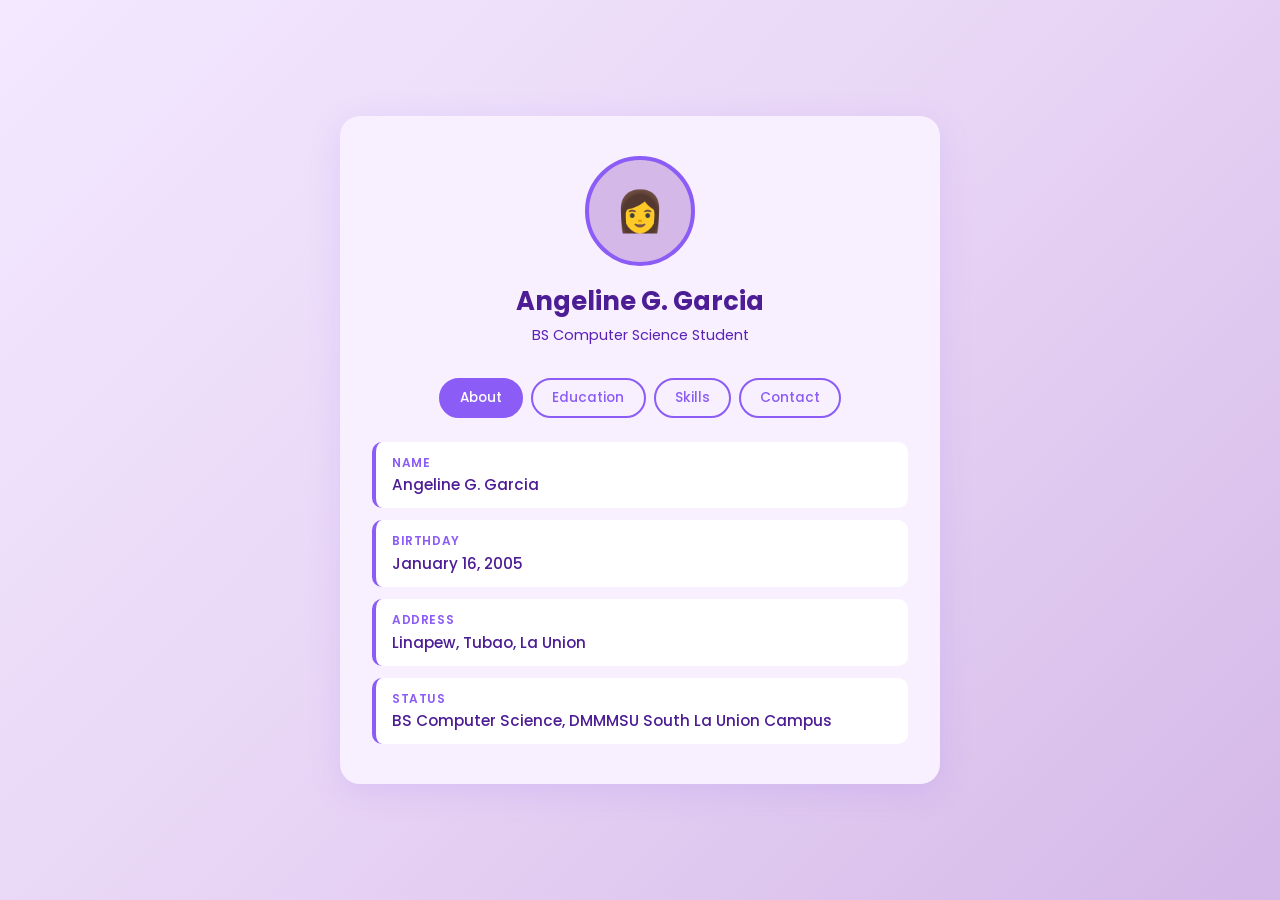
<file: index.html>
<!DOCTYPE html>
<html lang="en">
<head>
  <meta charset="UTF-8" />
  <meta name="viewport" content="width=device-width, initial-scale=1.0" />
  <title>Angeline G. Garcia | Profile</title>
  <link href="https://fonts.googleapis.com/css2?family=Poppins:wght@300;400;500;600;700&display=swap" rel="stylesheet" />
  <style>
    * {
      margin: 0;
      padding: 0;
      box-sizing: border-box;
    }

    body {
      font-family: 'Poppins', sans-serif;
      background: linear-gradient(135deg, #f3e8ff, #e8d5f5, #d4b8e8);
      min-height: 100vh;
      display: flex;
      align-items: center;
      justify-content: center;
      padding: 2rem 1rem;
    }

    .card {
      background: #f8f0ff;
      border-radius: 20px;
      padding: 2.5rem 2rem;
      max-width: 600px;
      width: 100%;
      box-shadow: 0 8px 32px rgba(139, 92, 246, 0.15);
    }

    .profile-header {
      text-align: center;
      margin-bottom: 2rem;
    }

    .profile-img {
      width: 110px;
      height: 110px;
      border-radius: 50%;
      object-fit: cover;
      border: 4px solid #8B5CF6;
      margin-bottom: 1rem;
    }

    .profile-img-placeholder {
      width: 110px;
      height: 110px;
      border-radius: 50%;
      background: #d4b8e8;
      border: 4px solid #8B5CF6;
      margin: 0 auto 1rem;
      display: flex;
      align-items: center;
      justify-content: center;
      font-size: 2.5rem;
      color: #4C1D95;
    }

    h1 {
      font-size: 1.6rem;
      font-weight: 700;
      color: #4C1D95;
    }

    .subtitle {
      font-size: 0.9rem;
      color: #5B21B6;
      margin-top: 0.25rem;
    }

    .tabs {
      display: flex;
      gap: 0.5rem;
      margin-bottom: 1.5rem;
      flex-wrap: wrap;
      justify-content: center;
    }

    .tab-btn {
      padding: 0.5rem 1.2rem;
      border: 2px solid #8B5CF6;
      background: transparent;
      color: #8B5CF6;
      border-radius: 25px;
      font-family: 'Poppins', sans-serif;
      font-size: 0.85rem;
      font-weight: 500;
      cursor: pointer;
      transition: all 0.2s ease;
    }

    .tab-btn:hover,
    .tab-btn.active {
      background: #8B5CF6;
      color: #fff;
    }

    .tab-content {
      display: none;
      animation: fadeIn 0.3s ease;
    }

    .tab-content.active {
      display: block;
    }

    @keyframes fadeIn {
      from { opacity: 0; transform: translateY(6px); }
      to   { opacity: 1; transform: translateY(0); }
    }

    .info-row {
      display: flex;
      flex-direction: column;
      gap: 0.75rem;
    }

    .info-item {
      background: #fff;
      border-radius: 10px;
      padding: 0.75rem 1rem;
      border-left: 4px solid #8B5CF6;
    }

    .info-label {
      font-size: 0.75rem;
      color: #8B5CF6;
      font-weight: 600;
      text-transform: uppercase;
      letter-spacing: 0.05em;
    }

    .info-value {
      font-size: 0.95rem;
      color: #4C1D95;
      font-weight: 500;
      margin-top: 0.1rem;
    }

    .skills-grid {
      display: grid;
      grid-template-columns: repeat(auto-fit, minmax(130px, 1fr));
      gap: 0.75rem;
    }

    .skill-chip {
      background: #fff;
      border: 2px solid #8B5CF6;
      color: #4C1D95;
      border-radius: 10px;
      padding: 0.6rem 0.8rem;
      font-size: 0.85rem;
      font-weight: 500;
      text-align: center;
    }

    @media (max-width: 480px) {
      .card {
        padding: 2rem 1.25rem;
      }

      h1 {
        font-size: 1.35rem;
      }

      .tab-btn {
        font-size: 0.8rem;
        padding: 0.45rem 1rem;
      }
    }
  </style>
</head>
<body>

  <div class="card">
    <div class="profile-header">
      <div class="profile-img-placeholder">👩</div>
      <h1>Angeline G. Garcia</h1>
      <p class="subtitle">BS Computer Science Student</p>
    </div>

    <div class="tabs">
      <button class="tab-btn active" onclick="showTab('about', this)">About</button>
      <button class="tab-btn" onclick="showTab('education', this)">Education</button>
      <button class="tab-btn" onclick="showTab('skills', this)">Skills</button>
      <button class="tab-btn" onclick="showTab('contact', this)">Contact</button>
    </div>

    <div id="about" class="tab-content active">
      <div class="info-row">
        <div class="info-item">
          <div class="info-label">Name</div>
          <div class="info-value">Angeline G. Garcia</div>
        </div>
        <div class="info-item">
          <div class="info-label">Birthday</div>
          <div class="info-value">January 16, 2005</div>
        </div>
        <div class="info-item">
          <div class="info-label">Address</div>
          <div class="info-value">Linapew, Tubao, La Union</div>
        </div>
        <div class="info-item">
          <div class="info-label">Status</div>
          <div class="info-value">BS Computer Science, DMMMSU South La Union Campus</div>
        </div>
      </div>
    </div>

    <div id="education" class="tab-content">
      <div class="info-row">
        <div class="info-item">
          <div class="info-label">University</div>
          <div class="info-value">Don Mariano Marcos Memorial State University – SLUC</div>
        </div>
        <div class="info-item">
          <div class="info-label">Degree</div>
          <div class="info-value">Bachelor of Science in Computer Science</div>
        </div>
      </div>
    </div>

    <div id="skills" class="tab-content">
      <div class="skills-grid">
        <div class="skill-chip">Communication</div>
        <div class="skill-chip">Teamwork</div>
        <div class="skill-chip">Basic Web Development</div>
        <div class="skill-chip">HTML / CSS</div>
      </div>
    </div>

    <div id="contact" class="tab-content">
      <div class="info-row">
        <div class="info-item">
          <div class="info-label">Email</div>
          <div class="info-value">anglngleragrca@gmail.com</div>
        </div>
        <div class="info-item">
          <div class="info-label">Facebook</div>
          <div class="info-value">Your Facebook Profile URL</div>
        </div>
      </div>
    </div>
  </div>

  <script>
    function showTab(tabId, btn) {
      document.querySelectorAll('.tab-content').forEach(function(el) {
        el.classList.remove('active');
      });
      document.querySelectorAll('.tab-btn').forEach(function(el) {
        el.classList.remove('active');
      });
      document.getElementById(tabId).classList.add('active');
      btn.classList.add('active');
    }
  </script>

</body>
</html>
</file>
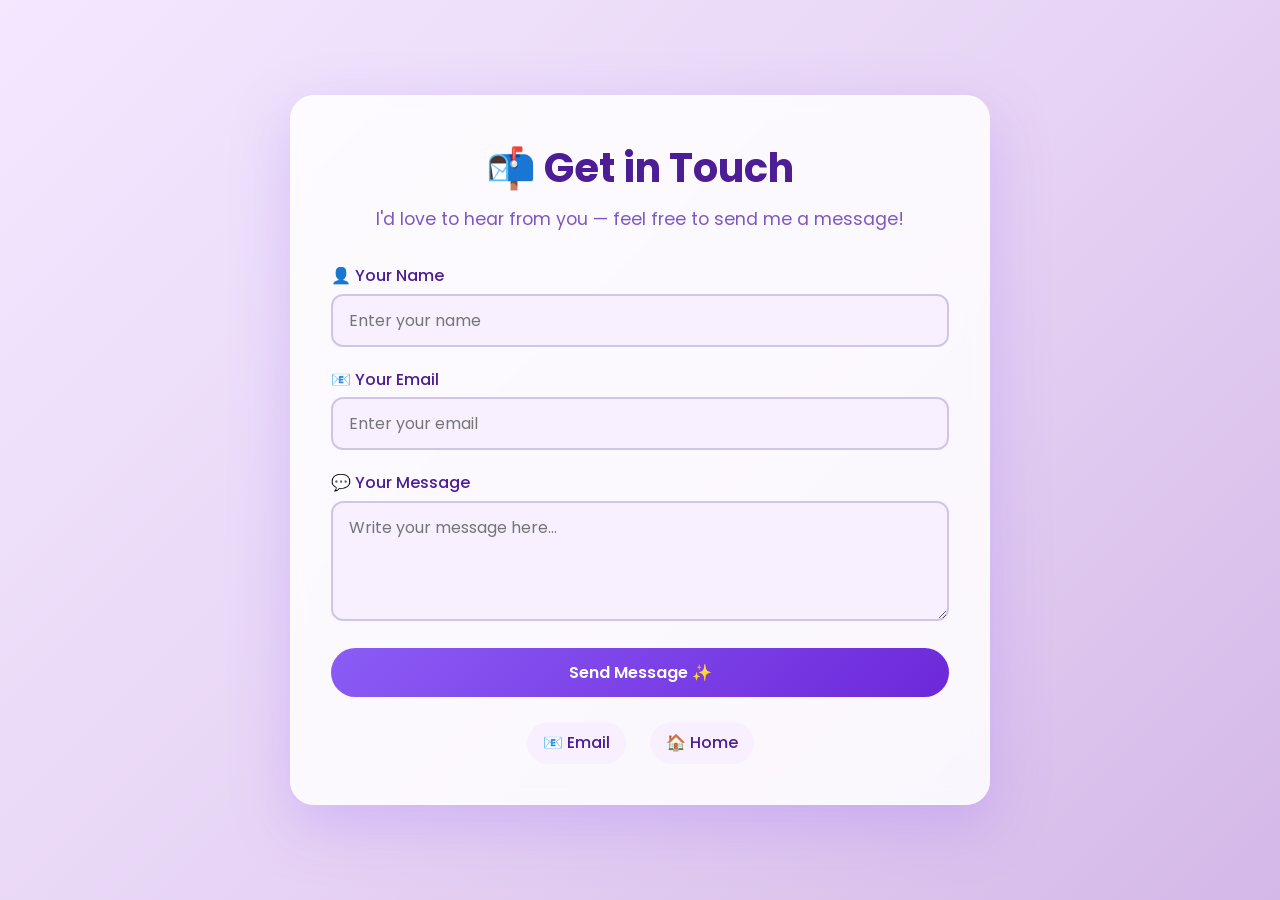
<file: contact.html>
<!DOCTYPE html>
<html lang="en">
<head>
    <meta charset="UTF-8" />
    <meta name="viewport" content="width=device-width, initial-scale=1.0" />
    <title>Contact | Angeline Garcia</title>
    <link rel="stylesheet" href="assets/css/style.css" />
    <link href="https://fonts.googleapis.com/css2?family=Poppins:wght@300;400;500;600;700&display=swap" rel="stylesheet" />
    <style>
        /* Contact Page Styles */
        body {
            font-family: 'Poppins', sans-serif;
            background: linear-gradient(135deg, #f3e8ff 0%, #e8d5f5 50%, #d4b8e8 100%);
            min-height: 100vh;
            display: flex;
            justify-content: center;
            align-items: center;
            padding: 40px 20px;
            margin: 0;
        }

        .contact-container {
            max-width: 700px;
            width: 100%;
            background: rgba(255, 255, 255, 0.85);
            backdrop-filter: blur(10px);
            padding: 40px;
            border-radius: 24px;
            box-shadow: 0 20px 60px rgba(139, 92, 246, 0.25);
            border: 1px solid rgba(255, 255, 255, 0.3);
        }

        .contact-container h1 {
            color: #4C1D95;
            text-align: center;
            font-size: 2.5rem;
            margin-bottom: 5px;
        }

        .contact-container .subtitle {
            text-align: center;
            color: #7e57c2;
            font-size: 1.1rem;
            margin-bottom: 30px;
        }

        .form-group {
            margin-bottom: 20px;
        }

        .form-group label {
            display: block;
            font-weight: 500;
            color: #4C1D95;
            margin-bottom: 5px;
        }

        .form-group input,
        .form-group textarea {
            width: 100%;
            padding: 12px 16px;
            border: 2px solid #d1c4e9;
            border-radius: 12px;
            font-family: 'Poppins', sans-serif;
            font-size: 1rem;
            transition: border-color 0.3s;
            background: #f8f0ff;
            box-sizing: border-box;
        }

        .form-group input:focus,
        .form-group textarea:focus {
            border-color: #8B5CF6;
            outline: none;
            box-shadow: 0 0 0 3px rgba(139, 92, 246, 0.2);
        }

        .form-group textarea {
            resize: vertical;
            min-height: 120px;
        }

        .btn {
            display: inline-block;
            padding: 12px 35px;
            background: linear-gradient(135deg, #8B5CF6, #6D28D9);
            color: white;
            border: none;
            border-radius: 50px;
            font-size: 1rem;
            font-weight: 600;
            cursor: pointer;
            transition: all 0.3s;
            font-family: 'Poppins', sans-serif;
            width: 100%;
        }

        .btn:hover {
            transform: translateY(-2px);
            box-shadow: 0 8px 25px rgba(139, 92, 246, 0.4);
        }

        .social-links {
            display: flex;
            justify-content: center;
            gap: 1.5rem;
            margin-top: 25px;
        }

        .social-links a {
            color: #4C1D95;
            text-decoration: none;
            font-weight: 500;
            transition: color 0.3s;
            padding: 8px 16px;
            background: #f8f0ff;
            border-radius: 50px;
        }

        .social-links a:hover {
            color: #8B5CF6;
            background: #ede0ff;
        }

        /* Success Message */
        .success-message {
            display: none;
            text-align: center;
            padding: 20px;
            background: #e8f5e9;
            border-radius: 12px;
            color: #2e7d32;
            font-weight: 500;
        }

        .success-message.show {
            display: block;
        }
    </style>
</head>
<body>

    <div class="contact-container">

        <h1>📬 Get in Touch</h1>
        <p class="subtitle">I'd love to hear from you — feel free to send me a message!</p>

        <!-- Success Message -->
        <div id="successMessage" class="success-message">
            ✅ Thank you! Your message has been sent successfully.
        </div>

        <!-- Contact Form -->
        <form id="contactForm" action="https://formsubmit.co/anglngleragrca@gmail.com" method="POST">

            <!-- FormSubmit Options (Optional but Useful) -->
            <input type="hidden" name="_subject" value="New Message from Portfolio" />
            <input type="hidden" name="_captcha" value="true" />
            <input type="hidden" name="_next" value="https://ange1605.github.io/profile/contact.html" />

            <div class="form-group">
                <label for="name">👤 Your Name</label>
                <input type="text" id="name" name="name" placeholder="Enter your name" required />
            </div>

            <div class="form-group">
                <label for="email">📧 Your Email</label>
                <input type="email" id="email" name="email" placeholder="Enter your email" required />
            </div>

            <div class="form-group">
                <label for="message">💬 Your Message</label>
                <textarea id="message" name="message" placeholder="Write your message here..." required></textarea>
            </div>

            <button type="submit" class="btn">Send Message ✨</button>

        </form>

        <!-- Social Links -->
        <div class="social-links">
            <a href="mailto:anglngleragrca@gmail.com">📧 Email</a>
            
            <a href="https://ange1605.github.io/profile/">🏠 Home</a>
        </div>

    </div>

    <script>
        // Show success message on form submit
        document.getElementById('contactForm').addEventListener('submit', function(e) {
            // Let the form submit naturally to FormSubmit
            // But show a success message after a short delay
            setTimeout(function() {
                document.getElementById('successMessage').classList.add('show');
            }, 500);
        });
    </script>

</body>
</html>
</file>
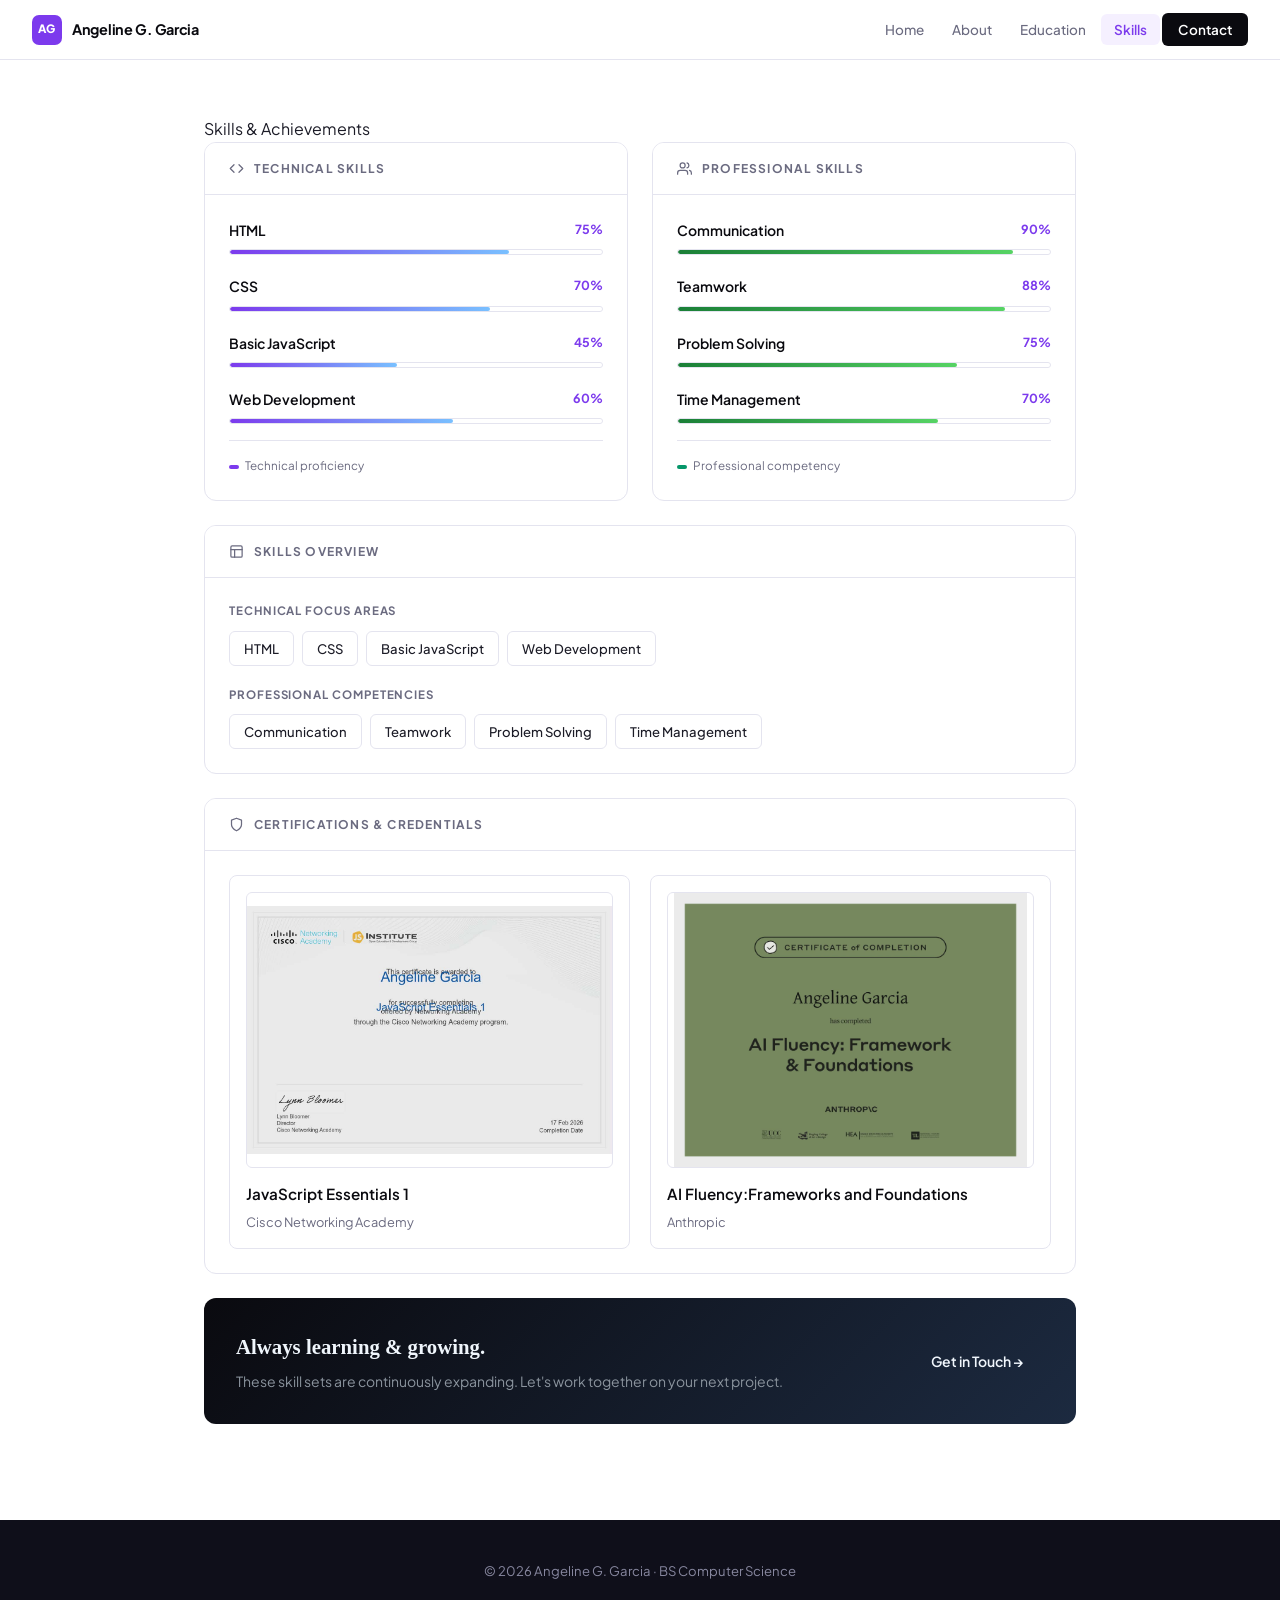
<file: skills.html>
<!DOCTYPE html>
<html lang="en">
<head>
  <meta charset="UTF-8" />
  <meta name="viewport" content="width=device-width, initial-scale=1.0" />
  <title>Skills — Angeline G. Garcia</title>
  <link rel="stylesheet" href="assets/css/style.css" />
  <style>
    .skills-layout {
      display: grid;
      grid-template-columns: 1fr 1fr;
      gap: 24px;
    }

    .skills-section-card {
      background: var(--white);
      border: 1px solid var(--border);
      border-radius: var(--radius);
      overflow: hidden;
    }

    .skills-section-header {
      padding: 16px 24px;
      border-bottom: 1px solid var(--border);
      background: var(--bg);
      display: flex;
      align-items: center;
      gap: 10px;
    }

    .skills-section-header svg {
      width: 15px; height: 15px; color: var(--muted);
    }

    .skills-section-header h2 {
      font-size: 0.75rem;
      font-weight: 700;
      letter-spacing: .1em;
      text-transform: uppercase;
      color: var(--muted);
    }

    .skills-section-body { padding: 24px; }

    /* Progress bars */
    .skill-bar-list { display: flex; flex-direction: column; gap: 20px; }

    .skill-bar-top {
      display: flex;
      justify-content: space-between;
      align-items: center;
      margin-bottom: 8px;
    }

    .skill-bar-name {
      font-size: 0.875rem;
      font-weight: 600;
      color: var(--ink);
    }

    .skill-bar-pct {
      font-size: 0.78rem;
      font-weight: 700;
      color: var(--accent);
    }

    .skill-bar-track {
      height: 6px;
      background: var(--bg);
      border: 1px solid var(--border);
      border-radius: 999px;
      overflow: hidden;
    }

    .skill-bar-fill {
      height: 100%;
      border-radius: 999px;
      width: 0;
      background: linear-gradient(90deg, var(--accent) 0%, #79C0FF 100%);
      transition: width 1s cubic-bezier(.4, 0, .2, 1);
    }

    .skill-bar-fill.soft {
      background: linear-gradient(90deg, #1A7F37 0%, #56d364 100%);
    }

    /* Legend */
    .skill-legend {
      margin-top: 16px;
      padding-top: 16px;
      border-top: 1px solid var(--border);
      display: flex;
      flex-wrap: wrap;
      gap: 10px;
    }

    .legend-item {
      display: flex;
      align-items: center;
      gap: 6px;
      font-size: 0.73rem;
      color: var(--muted);
    }

    .legend-dot {
      width: 10px; height: 4px;
      border-radius: 2px;
    }

    .legend-dot.tech { background: var(--accent); }
    .legend-dot.soft { background: var(--green); }

    /* Overview chips */
    .overview-card {
      margin-top: 24px;
      background: var(--white);
      border: 1px solid var(--border);
      border-radius: var(--radius);
      overflow: hidden;
    }

    .overview-header {
      padding: 16px 24px;
      border-bottom: 1px solid var(--border);
      background: var(--bg);
      display: flex;
      align-items: center;
      gap: 10px;
    }

    .overview-header svg { width: 15px; height: 15px; color: var(--muted); }
    .overview-header h2 {
      font-size: 0.75rem;
      font-weight: 700;
      letter-spacing: .1em;
      text-transform: uppercase;
      color: var(--muted);
    }

    .overview-body { padding: 24px; }

    .skill-chips-group { margin-bottom: 20px; }
    .skill-chips-group:last-child { margin-bottom: 0; }

    .skill-chips-group-label {
      font-size: 0.72rem;
      font-weight: 700;
      letter-spacing: .08em;
      text-transform: uppercase;
      color: var(--muted);
      margin-bottom: 10px;
    }

    .skill-chips {
      display: flex;
      flex-wrap: wrap;
      gap: 8px;
    }

    .skill-chip {
      padding: 6px 14px;
      background: var(--bg);
      border: 1px solid var(--border);
      border-radius: 6px;
      font-size: 0.82rem;
      font-weight: 500;
      color: var(--body);
      transition: all var(--transition);
      cursor: default;
    }

    .skill-chip:hover {
      border-color: var(--accent);
      background: var(--accent-bg);
      color: var(--accent-dk);
    }

    /* Certificates Grid & Layout styling */
    .cert-grid {
      display: grid;
      grid-template-columns: repeat(auto-fit, minmax(280px, 1fr));
      gap: 20px;
    }

    .cert-card {
      border: 1px solid var(--border);
      border-radius: 8px;
      padding: 16px;
      background: var(--white);
      display: flex;
      flex-direction: column;
      gap: 6px;
      transition: transform var(--transition), box-shadow var(--transition);
    }

    .cert-card:hover {
      transform: translateY(-2px);
      box-shadow: 0 4px 12px rgba(0,0,0,0.05);
    }

    .cert-image-wrap {
      width: 100%;
      aspect-ratio: 4/3;
      border-radius: 6px;
      overflow: hidden;
      border: 1px solid var(--border);
      background: var(--bg);
      margin-bottom: 8px;
    }

    .cert-image-wrap img {
      width: 100%;
      height: 100%;
      object-fit: contain;
      display: block;
    }

    .cert-title {
      font-size: 0.95rem;
      font-weight: 600;
      color: var(--ink);
    }

    .cert-issuer {
      font-size: 0.8rem;
      color: var(--muted);
    }

    /* CTA */
    .skills-cta {
      margin-top: 24px;
      background: linear-gradient(135deg, var(--ink) 0%, #1c2a40 100%);
      border-radius: var(--radius);
      padding: 32px;
      display: flex;
      align-items: center;
      justify-content: space-between;
      gap: 24px;
      flex-wrap: wrap;
    }

    .skills-cta-text h3 {
      font-family: 'Instrument Serif', serif;
      font-size: 1.3rem;
      color: #F0F6FC;
      margin-bottom: 6px;
    }

    .skills-cta-text p {
      font-size: 0.875rem;
      color: #8B949E;
    }

    @media (max-width: 640px) {
      .skills-layout { grid-template-columns: 1fr; }
    }
  </style>
</head>
<body>

<nav class="navbar" role="navigation" aria-label="Main navigation">
  <a href="index.html" class="nav-brand">
    <div class="nav-initials">AG</div>
    <span class="nav-brand-name">Angeline G. Garcia</span>
  </a>
  <button class="nav-toggle" aria-label="Toggle menu" aria-expanded="false">
    <span></span><span></span><span></span>
  </button>
  <ul class="nav-links">
    <li><a href="index.html">Home</a></li>
    <li><a href="about.html">About</a></li>
    <li><a href="education.html">Education</a></li>
    <li><a href="skills.html" class="active">Skills</a></li>
    <li><a href="contact.html" class="nav-cta">Contact</a></li>
  </ul>
</nav>

<div class="page-wrap">
  <div class="section-eyebrow"><span>Skills & Achievements</span></div>

  <!-- 1. Visual Progress Skill Bars -->
  <div class="skills-layout">
    <!-- Technical -->
    <div class="skills-section-card reveal" id="tech-card">
      <div class="skills-section-header">
        <svg viewBox="0 0 24 24" fill="none" stroke="currentColor" stroke-width="2" stroke-linecap="round" stroke-linejoin="round"><polyline points="16 18 22 12 16 6"/><polyline points="8 6 2 12 8 18"/></svg>
        <h2>Technical Skills</h2>
      </div>
      <div class="skills-section-body">
        <div class="skill-bar-list" id="tech-bars"></div>
        <div class="skill-legend">
          <div class="legend-item"><div class="legend-dot tech"></div>Technical proficiency</div>
        </div>
      </div>
    </div>

    <!-- Soft -->
    <div class="skills-section-card reveal" id="soft-card">
      <div class="skills-section-header">
        <svg viewBox="0 0 24 24" fill="none" stroke="currentColor" stroke-width="2" stroke-linecap="round" stroke-linejoin="round"><path d="M17 21v-2a4 4 0 00-4-4H5a4 4 0 00-4 4v2"/><circle cx="9" cy="7" r="4"/><path d="M23 21v-2a4 4 0 00-3-3.87"/><path d="M16 3.13a4 4 0 010 7.75"/></svg>
        <h2>Professional Skills</h2>
      </div>
      <div class="skills-section-body">
        <div class="skill-bar-list" id="soft-bars"></div>
        <div class="skill-legend">
          <div class="legend-item"><div class="legend-dot soft"></div>Professional competency</div>
        </div>
      </div>
    </div>
  </div>

  <!-- 2. Skills Overview Chips -->
  <div class="overview-card reveal" style="margin-top: 24px;">
    <div class="overview-header">
      <svg viewBox="0 0 24 24" fill="none" stroke="currentColor" stroke-width="2" stroke-linecap="round" stroke-linejoin="round"><rect x="3" y="3" width="18" height="18" rx="2"/><path d="M3 9h18M9 21V9"/></svg>
      <h2>Skills Overview</h2>
    </div>
    <div class="overview-body">
      <div class="skill-chips-group">
        <div class="skill-chips-group-label">Technical Focus Areas</div>
        <div class="skill-chips" id="tech-chips"></div>
      </div>
      <div class="skill-chips-group">
        <div class="skill-chips-group-label">Professional Competencies</div>
        <div class="skill-chips" id="soft-chips"></div>
      </div>
    </div>
  </div>

  <!-- 3. Certifications & Credentials (Positioned right after all skills sections) -->
  <div class="overview-card reveal" id="cert-section" style="margin-top: 24px;">
    <div class="overview-header">
      <svg viewBox="0 0 24 24" fill="none" stroke="currentColor" stroke-width="2" stroke-linecap="round" stroke-linejoin="round"><path d="M12 22s8-4 8-10V5l-8-3-8 3v7c0 6 8 10 8 10z"/></svg>
      <h2>Certifications & Credentials</h2>
    </div>
    <div class="overview-body">
      <div class="cert-grid" id="cert-container"></div>
    </div>
  </div>

  <!-- CTA -->
  <div class="skills-cta reveal">
    <div class="skills-cta-text">
      <h3>Always learning & growing.</h3>
      <p>These skill sets are continuously expanding. Let's work together on your next project.</p>
    </div>
    <a href="contact.html" class="btn btn-outline" style="border-color:rgba(255,255,255,.2);color:#F0F6FC;">
      Get in Touch →
    </a>
  </div>
</div>

<footer class="site-footer">
  © <span id="footer-year"></span> Angeline G. Garcia · BS Computer Science
</footer>

<script src="assets/js/data.js"></script>
<script src="assets/js/main.js"></script>
<script>
  document.getElementById('footer-year').textContent = new Date().getFullYear();

  // 📝 ADJUST YOUR CERTIFICATE DATA HERE:
  const localCertificates = [
    { 
      title: "JavaScript Essentials 1", 
      issuer: "Cisco Networking Academy",
      image: "assets/img/CISCO.jpg" 
    },
    { 
      title: "AI Fluency:Frameworks and Foundations", 
      issuer: "Anthropic",
      image: "assets/img/AIFLUENCY.jpg" 
    }
  ];

  const technicalSkills = (typeof PROFILE !== 'undefined' && PROFILE.skills && PROFILE.skills.technical) || [];
  const softSkills = (typeof PROFILE !== 'undefined' && PROFILE.skills && PROFILE.skills.soft) || [];
  
  const externalCerts = (typeof PROFILE !== 'undefined' && (PROFILE.certifications || (PROFILE.skills && PROFILE.skills.certificates))) || [];
  const certifications = externalCerts.length > 0 ? externalCerts : localCertificates;

  function renderBars(skills, containerId, isSoft) {
    const container = document.getElementById(containerId);
    if (!container) return;
    skills.forEach(skill => {
      const item = document.createElement('div');
      item.className = 'skill-bar-item';
      item.innerHTML = `
        <div class="skill-bar-top">
          <span class="skill-bar-name">${skill.name}</span>
          <span class="skill-bar-pct">${skill.level}%</span>
        </div>
        <div class="skill-bar-track">
          <div class="skill-bar-fill ${isSoft ? 'soft' : ''}" data-pct="${skill.level}"></div>
        </div>
      `;
      container.appendChild(item);
    });
  }

  function renderChips(skills, containerId) {
    const container = document.getElementById(containerId);
    if (!container) return;
    skills.forEach(skill => {
      const chip = document.createElement('div');
      chip.className = 'skill-chip';
      chip.textContent = skill.name;
      container.appendChild(chip);
    });
  }

  function renderCertificates(certs, containerId) {
    const container = document.getElementById(containerId);
    if (!container) return;
    
    if (certs.length === 0) {
      document.getElementById('cert-section').style.display = 'none';
      return;
    }
    
    certs.forEach(cert => {
      const card = document.createElement('div');
      card.className = 'cert-card';
      card.innerHTML = `
        <div class="cert-image-wrap">
          <img src="${cert.image || 'assets/img/placeholder.jpg'}" alt="${cert.title || cert.name}" />
        </div>
        <div class="cert-title">${cert.title || cert.name}</div>
        <div class="cert-issuer">${cert.issuer || cert.authority || ''}</div>
      `;
      container.appendChild(card);
    });
  }

  renderBars(technicalSkills, 'tech-bars', false);
  renderBars(softSkills, 'soft-bars', true);
  renderChips(technicalSkills, 'tech-chips');
  renderChips(softSkills, 'soft-chips');
  renderCertificates(certifications, 'cert-container');

  const barObserver = new IntersectionObserver((entries) => {
    entries.forEach(entry => {
      if (entry.isIntersecting) {
        entry.target.querySelectorAll('.skill-bar-fill').forEach(bar => {
          setTimeout(() => {
            bar.style.width = bar.dataset.pct + '%';
          }, 200);
        });
        barObserver.unobserve(entry.target);
      }
    });
  }, { threshold: 0.3 });

  document.querySelectorAll('#tech-card, #soft-card').forEach(el => barObserver.observe(el));
</script>
</body>
</html>
</file>
<file: assets/css/style.css>
/* ============================================================
   style.css — Angeline G. Garcia Portfolio
   ============================================================ */

@import url('https://fonts.googleapis.com/css2?family=Plus+Jakarta+Sans:wght@300;400;500;600;700;800&family=Fraunces:ital,opsz,wght@0,9..144,300;0,9..144,600;1,9..144,300;1,9..144,600&display=swap');

*, *::before, *::after { margin: 0; padding: 0; box-sizing: border-box; }

:root {
  /* Palette */
  --ink:        #0A0A0F;
  --body:       #1C1C27;
  --muted:      #6B6B80;
  --subtle:     #9393A8;
  --border:     #E4E4EF;
  --bg:         #FFFFFF;
  --surface:    #F7F7FB;
  --accent:     #7C3AED;
  --accent-lt:  #A78BFA;
  --accent-bg:  #F5F0FF;
  --accent-bd:  #DDD6FE;
  --green:      #059669;
  --green-bg:   #ECFDF5;
  --green-bd:   #A7F3D0;

  /* Dark surface (hero, card headers) */
  --dark:       #0F0F1A;
  --dark-2:     #1A1A2E;
  --dark-text:  #E8E8F0;
  --dark-muted: #8888A0;

  /* Layout */
  --nav-h:      60px;
  --radius-sm:  6px;
  --radius:     12px;
  --radius-lg:  18px;
  --shadow-sm:  0 1px 3px rgba(0,0,0,.06), 0 1px 2px rgba(0,0,0,.04);
  --shadow-md:  0 4px 20px rgba(0,0,0,.07);
  --shadow-lg:  0 12px 40px rgba(0,0,0,.10);
  --transition: .2s ease;
}

html { scroll-behavior: smooth; }

body {
  font-family: 'Plus Jakarta Sans', system-ui, sans-serif;
  background: var(--bg);
  color: var(--body);
  line-height: 1.6;
  min-height: 100vh;
  padding-top: var(--nav-h);
  -webkit-font-smoothing: antialiased;
}

a { color: inherit; text-decoration: none; }
img { max-width: 100%; display: block; }
button { font-family: inherit; cursor: pointer; border: none; background: none; }

/* ═══════════════════════════════════
   NAVBAR
═══════════════════════════════════ */
.navbar {
  position: fixed;
  top: 0; left: 0; right: 0;
  height: var(--nav-h);
  background: rgba(255,255,255,.92);
  backdrop-filter: blur(16px);
  -webkit-backdrop-filter: blur(16px);
  border-bottom: 1px solid var(--border);
  z-index: 100;
  display: flex;
  align-items: center;
  justify-content: space-between;
  padding: 0 32px;
}

.nav-brand {
  display: flex;
  align-items: center;
  gap: 10px;
  font-weight: 700;
  font-size: 0.9rem;
  color: var(--ink);
  letter-spacing: -.02em;
}

.nav-initials {
  width: 30px; height: 30px;
  border-radius: 7px;
  background: var(--accent);
  color: #fff;
  font-size: 0.72rem;
  font-weight: 800;
  display: flex;
  align-items: center;
  justify-content: center;
  letter-spacing: .03em;
  flex-shrink: 0;
}

.nav-links {
  display: flex;
  align-items: center;
  gap: 2px;
  list-style: none;
}

.nav-links a {
  display: block;
  padding: 5px 13px;
  font-size: 0.845rem;
  font-weight: 500;
  color: var(--muted);
  border-radius: var(--radius-sm);
  transition: background var(--transition), color var(--transition);
}

.nav-links a:hover { background: var(--surface); color: var(--ink); }

.nav-links a.active {
  background: var(--accent-bg);
  color: var(--accent);
  font-weight: 600;
}

.nav-cta {
  background: var(--ink) !important;
  color: #fff !important;
  font-weight: 600 !important;
  padding: 6px 16px !important;
  border-radius: var(--radius-sm) !important;
  transition: opacity var(--transition) !important;
}
.nav-cta:hover { opacity: .82 !important; }
.nav-cta.active { background: var(--accent) !important; color: #fff !important; }

/* Hamburger */
.nav-toggle {
  display: none;
  flex-direction: column;
  gap: 5px;
  padding: 4px;
  cursor: pointer;
}
.nav-toggle span {
  display: block; width: 22px; height: 2px;
  background: var(--ink); border-radius: 2px;
  transition: transform var(--transition), opacity var(--transition);
}

@media (max-width: 700px) {
  .nav-toggle { display: flex; }
  .nav-links {
    position: fixed;
    top: var(--nav-h); left: 0; right: 0;
    background: var(--bg);
    border-bottom: 1px solid var(--border);
    flex-direction: column;
    align-items: stretch;
    padding: 12px 16px;
    gap: 2px;
    transform: translateY(-110%);
    opacity: 0;
    transition: transform .25s ease, opacity .25s ease;
    pointer-events: none;
    box-shadow: var(--shadow-md);
  }
  .nav-links.open { transform: translateY(0); opacity: 1; pointer-events: all; }
  .nav-links a { padding: 11px 14px; }
  .navbar { padding: 0 20px; }
}

/* ═══════════════════════════════════
   LAYOUT
═══════════════════════════════════ */
.page-wrap {
  max-width: 920px;
  margin: 0 auto;
  padding: 56px 24px 96px;
}

/* ═══════════════════════════════════
   SECTION DIVIDER
═══════════════════════════════════ */
.eyebrow {
  display: flex;
  align-items: center;
  gap: 12px;
  margin-bottom: 40px;
}

.eyebrow::after {
  content: '';
  flex: 1;
  height: 1px;
  background: var(--border);
}

.eyebrow-text {
  font-size: 0.7rem;
  font-weight: 700;
  letter-spacing: .14em;
  text-transform: uppercase;
  color: var(--subtle);
  white-space: nowrap;
}

.eyebrow-dot {
  width: 6px; height: 6px;
  border-radius: 50%;
  background: var(--accent);
  flex-shrink: 0;
}

/* ═══════════════════════════════════
   CARDS
═══════════════════════════════════ */
.card {
  background: var(--bg);
  border: 1px solid var(--border);
  border-radius: var(--radius);
  box-shadow: var(--shadow-sm);
  overflow: hidden;
}

.card-header {
  padding: 14px 22px;
  border-bottom: 1px solid var(--border);
  background: var(--surface);
  display: flex;
  align-items: center;
  gap: 9px;
}

.card-header svg { width: 14px; height: 14px; color: var(--subtle); flex-shrink: 0; }

.card-header-title {
  font-size: 0.7rem;
  font-weight: 700;
  letter-spacing: .12em;
  text-transform: uppercase;
  color: var(--muted);
}

.card-body { padding: 24px; }

/* ═══════════════════════════════════
   BUTTONS
═══════════════════════════════════ */
.btn {
  display: inline-flex;
  align-items: center;
  gap: 7px;
  padding: 10px 20px;
  border-radius: 8px;
  font-size: 0.875rem;
  font-weight: 600;
  cursor: pointer;
  transition: all var(--transition);
  text-decoration: none;
  font-family: inherit;
}

.btn-primary {
  background: var(--accent);
  color: #fff;
  border: 1px solid var(--accent);
  box-shadow: 0 2px 8px rgba(124,58,237,.25);
}
.btn-primary:hover {
  background: #6D28D9;
  border-color: #6D28D9;
  box-shadow: 0 4px 16px rgba(124,58,237,.35);
  transform: translateY(-1px);
}

.btn-ghost {
  background: transparent;
  color: var(--body);
  border: 1px solid var(--border);
}
.btn-ghost:hover {
  border-color: var(--accent-bd);
  color: var(--accent);
  background: var(--accent-bg);
}

.btn-dark {
  background: var(--ink);
  color: var(--dark-text);
  border: 1px solid var(--ink);
}
.btn-dark:hover { opacity: .85; }

/* ═══════════════════════════════════
   BADGES
═══════════════════════════════════ */
.badge {
  display: inline-flex;
  align-items: center;
  gap: 5px;
  font-size: 0.72rem;
  font-weight: 600;
  padding: 3px 10px;
  border-radius: 999px;
  letter-spacing: .01em;
}
.badge-green { background: var(--green-bg); color: var(--green); border: 1px solid var(--green-bd); }
.badge-violet { background: var(--accent-bg); color: var(--accent); border: 1px solid var(--accent-bd); }
.badge-gray  { background: var(--surface); color: var(--muted); border: 1px solid var(--border); }

/* ═══════════════════════════════════
   SCROLL REVEAL
═══════════════════════════════════ */
.reveal {
  opacity: 0;
  transform: translateY(18px);
  transition: opacity .55s ease, transform .55s ease;
}
.reveal.visible { opacity: 1; transform: translateY(0); }

/* ═══════════════════════════════════
   FOOTER
═══════════════════════════════════ */
.site-footer {
  background: var(--dark);
  padding: 40px 32px;
  text-align: center;
  color: var(--dark-muted);
  font-size: 0.82rem;
}

.site-footer-inner { max-width: 920px; margin: 0 auto; }

.footer-brand {
  font-family: 'Fraunces', serif;
  font-size: 1.2rem;
  color: var(--dark-text);
  font-weight: 300;
  letter-spacing: -.01em;
  margin-bottom: 16px;
}

.footer-links {
  display: flex;
  justify-content: center;
  flex-wrap: wrap;
  gap: 4px;
  margin-bottom: 20px;
}

.footer-links a {
  color: var(--dark-muted);
  font-size: 0.82rem;
  padding: 4px 10px;
  border-radius: 4px;
  transition: color var(--transition);
}
.footer-links a:hover { color: var(--accent-lt); }

.footer-copy { font-size: 0.75rem; color: #44445A; }
/* ── Certificate Image Enhancements ── */
.cert-image-container {
  width: 100%;
  height: 180px; /* Perfect height for standard horizontal certificates */
  background: var(--surface);
  border-bottom: 1px solid var(--border);
  overflow: hidden;
  position: relative;
}

.cert-image {
  width: 100%;
  height: 100%;
  object-fit: cover; /* Keeps aspect ratio clean without stretching */
  object-position: center top;
  transition: transform var(--transition);
}

/* Subtle zoom effect when hovering over the card */
.cert-card:hover .cert-image {
  transform: scale(1.03);
}
</file>
